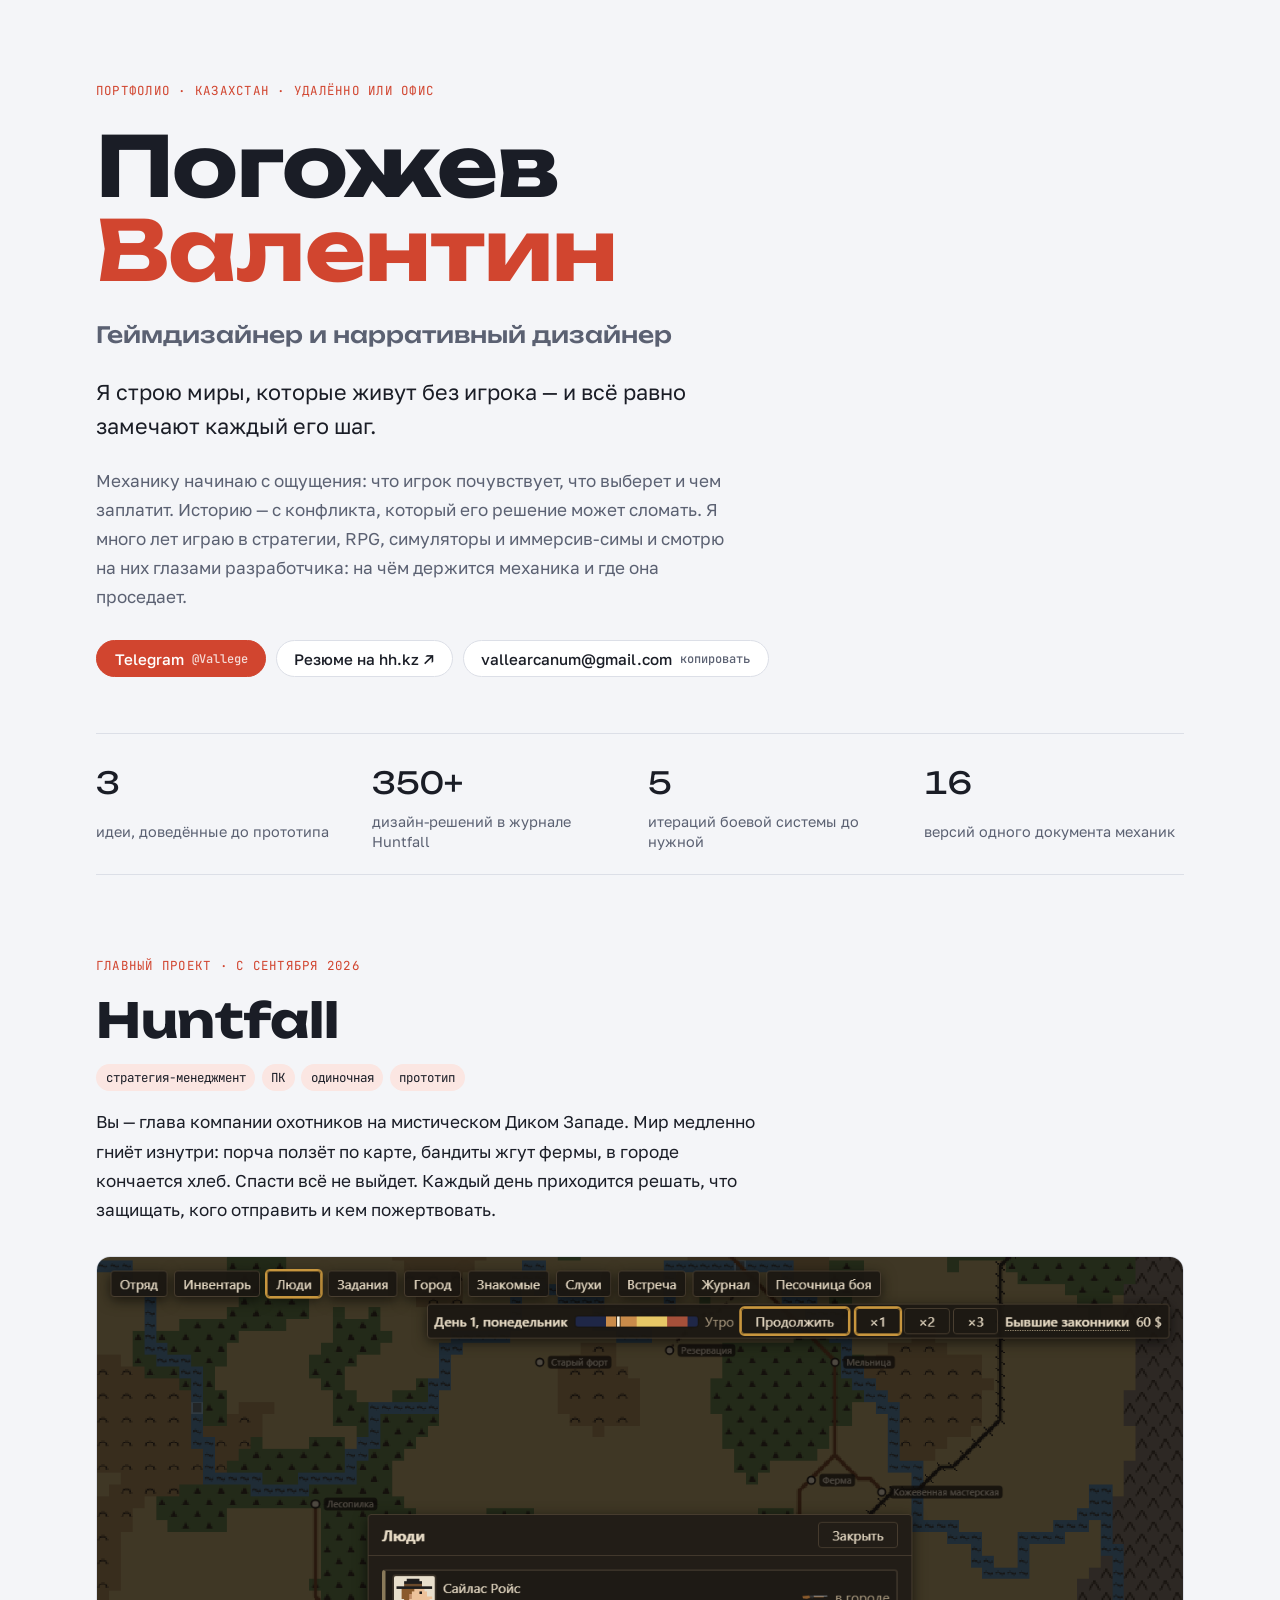
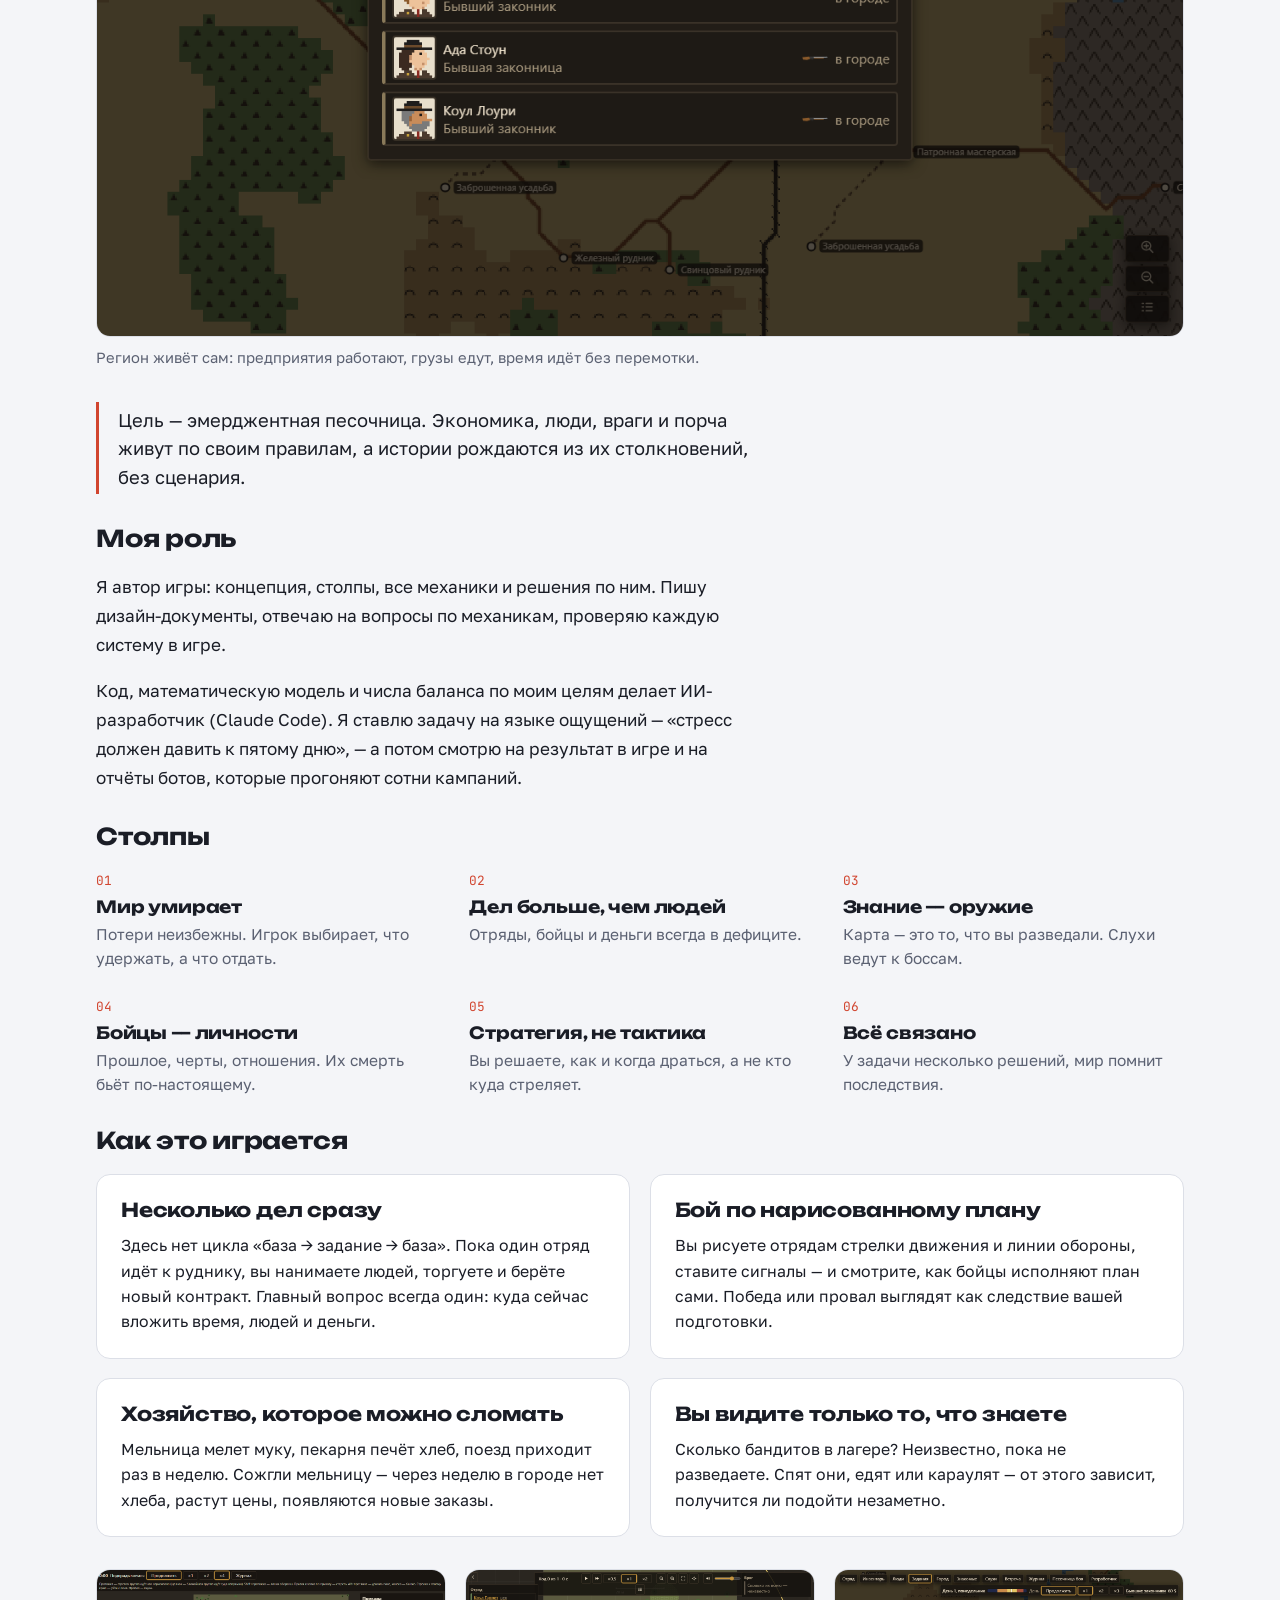
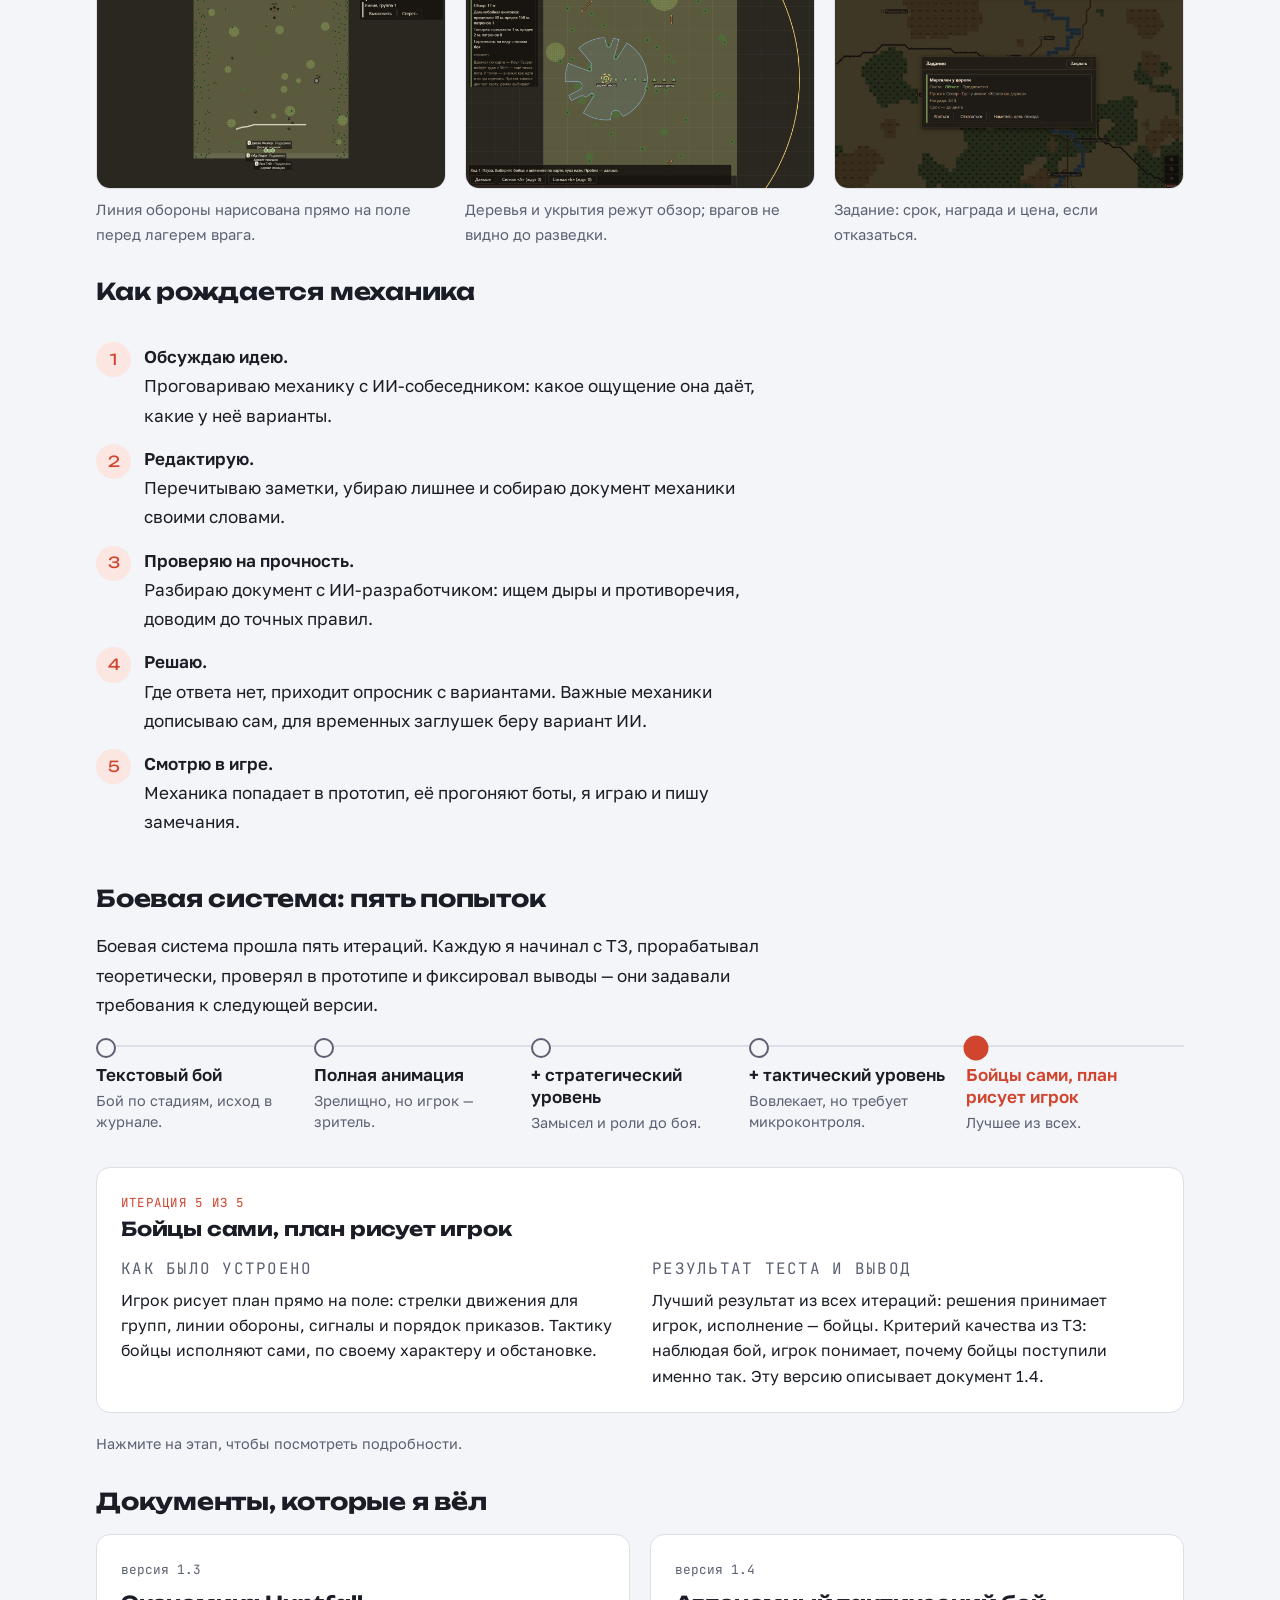
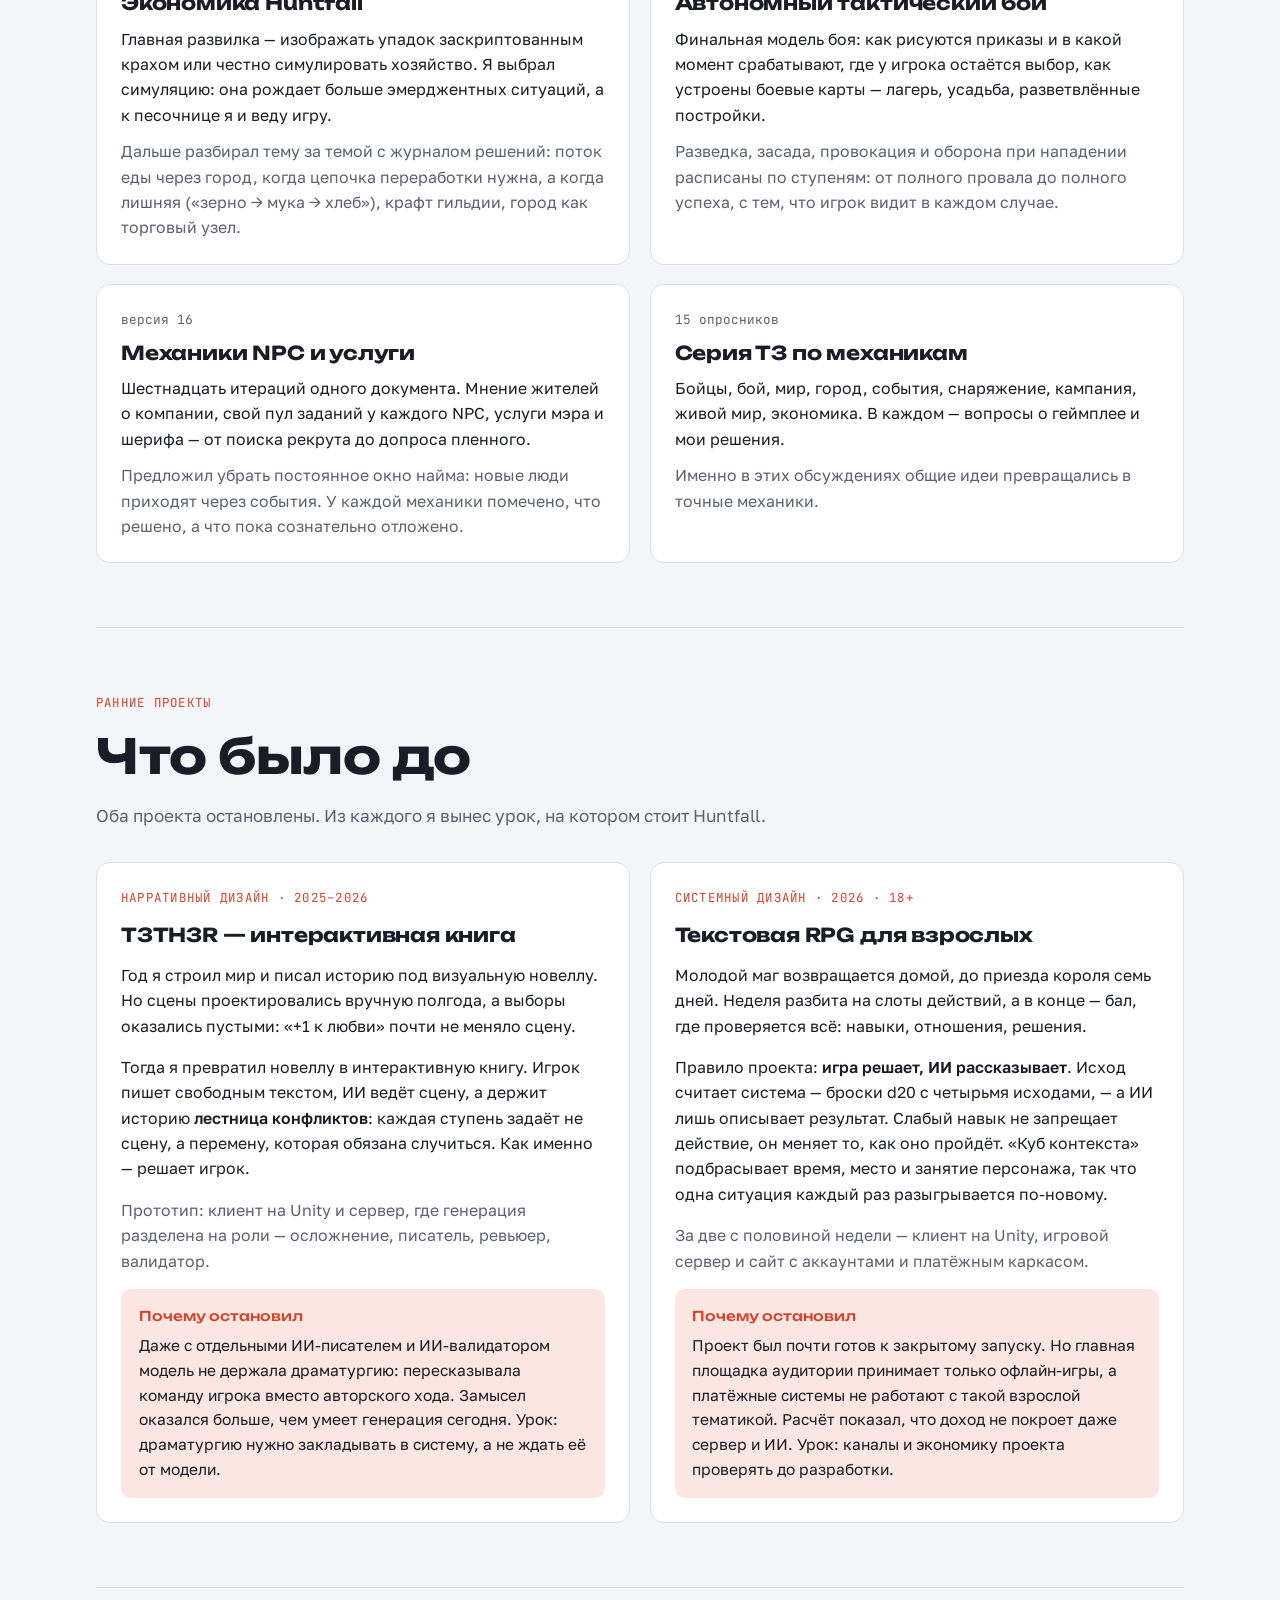
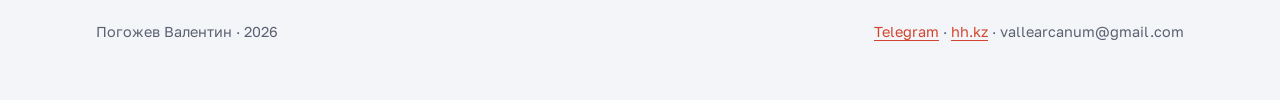
<file: index.html>
<!doctype html>
<html lang="ru">
<meta charset="utf-8">
<meta name="viewport" content="width=device-width, initial-scale=1, viewport-fit=cover">
<title>Погожев Валентин — геймдизайнер</title>
<meta name="claude:viewport-fit-sides" content="cover">
<link rel="preconnect" href="https://fonts.googleapis.com">
<link rel="preconnect" href="https://fonts.gstatic.com" crossorigin>
<link rel="stylesheet" href="https://fonts.googleapis.com/css2?family=Unbounded:wght@500;700&family=Golos+Text:wght@400;500;600&family=JetBrains+Mono:wght@400;500&display=swap">
<style>
/* Layout: wide hero, then sections on a 12-col feel; cards only for systems, docs and side projects */
:root {
  --bg: #f4f5f8;
  --surface: #ffffff;
  --fg: #1a1d26;
  --muted: #5b6172;
  --line: #dcdfe7;
  --accent: #d1452f;
  --accent-soft: #fbe6e2;
  --display: "Unbounded", "Segoe UI", system-ui, sans-serif;
  --body: "Golos Text", "Segoe UI", system-ui, sans-serif;
  --mono: "JetBrains Mono", Consolas, monospace;
  --col: 42rem;
  --radius: 14px;
}
@media (prefers-color-scheme: dark) {
  :root:not([data-theme="light"]) {
    --bg: #111319; --surface: #1a1d26; --fg: #eceef3; --muted: #9aa0b1; --line: #2a2e3a; --accent: #ff7a5c; --accent-soft: #3a211d;
    color-scheme: dark;
  }
}
:root[data-theme="dark"] {
  --bg: #111319; --surface: #1a1d26; --fg: #eceef3; --muted: #9aa0b1; --line: #2a2e3a; --accent: #ff7a5c; --accent-soft: #3a211d;
  color-scheme: dark;
}

* { box-sizing: border-box; }
body {
  background: var(--bg); color: var(--fg);
  font: 1.07rem/1.7 var(--body);
  padding-left: max(16px, env(safe-area-inset-left, 0px));
  padding-right: max(16px, env(safe-area-inset-right, 0px));
}
a { color: var(--accent); text-underline-offset: 3px; }
a:focus-visible, button:focus-visible, img:focus-visible { outline: 2px solid var(--accent); outline-offset: 3px; }
h1, h2, h3 { font-family: var(--display); font-weight: 700; line-height: 1.15; text-wrap: balance; margin: 0; letter-spacing: -0.01em; }
p { margin: 0; }
ul { margin: 0; padding-left: 1.2em; display: grid; gap: 0.5em; }
b, strong { font-weight: 600; }

.page { max-width: 68rem; margin: 0 auto; }
.eyebrow { font-family: var(--mono); font-size: 0.78rem; letter-spacing: 0.1em; text-transform: uppercase; color: var(--accent); }
.prose { max-width: var(--col); display: grid; gap: 1rem; }
.muted { color: var(--muted); }

/* Hero */
.hero { padding-block: 4.5rem 3.5rem; display: grid; gap: 1.4rem; }
.hero h1 { font-size: clamp(2.6rem, 8vw, 5.2rem); line-height: 1.02; }
.hero h1 span { color: var(--accent); }
.hero .role { font-family: var(--display); font-weight: 500; font-size: clamp(1.05rem, 2.4vw, 1.4rem); color: var(--muted); }
.hero .lead { font-size: clamp(1.15rem, 2.2vw, 1.35rem); line-height: 1.55; max-width: 40rem; }
.hero .sub { max-width: 40rem; color: var(--muted); }
.contacts { display: flex; flex-wrap: wrap; gap: 0.6rem; padding-top: 0.4rem; }
.btn { display: inline-flex; align-items: center; gap: 0.5rem; font: 500 0.95rem var(--body); text-decoration: none;
  color: var(--fg); background: var(--surface); border: 1px solid var(--line); border-radius: 999px; padding: 0.55rem 1.1rem; cursor: pointer; }
.btn:hover { border-color: var(--accent); color: var(--accent); }
.btn.primary { background: var(--accent); border-color: var(--accent); color: #fff; }
.btn.primary:hover { filter: brightness(1.08); color: #fff; }
.btn .hint { font-family: var(--mono); font-size: 0.75rem; color: var(--muted); }
.btn.primary .hint { color: rgba(255,255,255,0.8); }

.facts { display: grid; grid-template-columns: repeat(4, minmax(0, 1fr)); gap: 1rem; border-block: 1px solid var(--line); padding-block: 1.4rem; margin-bottom: 1rem; }
.fact { display: grid; gap: 0.2rem; }
.fact .n { font-family: var(--display); font-size: 1.9rem; font-variant-numeric: tabular-nums; }
.fact .l { font-size: 0.9rem; color: var(--muted); line-height: 1.4; }

/* Sections */
.section { padding-block: 4rem; display: grid; gap: 2rem; }
.section + .section { border-top: 1px solid var(--line); }
h2 { font-size: clamp(2rem, 5vw, 3rem); }
h3 { font-size: 1.2rem; }
.block { display: grid; gap: 1.2rem; }
.block > h3 { font-size: 1.45rem; }

.tags { display: flex; flex-wrap: wrap; gap: 0.4rem; }
.tag { font-family: var(--mono); font-size: 0.78rem; padding: 0.2rem 0.6rem; border-radius: 999px; background: var(--accent-soft); color: var(--fg); }

figure { margin: 0; display: grid; gap: 0.55rem; }
figure img { width: 100%; max-width: 100%; height: auto; display: block; border-radius: var(--radius); border: 1px solid var(--line); cursor: zoom-in; transition: transform 0.2s ease; }
figure img:hover { transform: translateY(-2px); }
figcaption { font-size: 0.92rem; color: var(--muted); }
.shots { display: grid; grid-template-columns: repeat(3, minmax(0, 1fr)); gap: 1.2rem; }

.callout { border-left: 3px solid var(--accent); padding: 0.2rem 0 0.2rem 1.2rem; font-size: 1.15rem; line-height: 1.55; max-width: var(--col); }

.pillars { display: grid; grid-template-columns: repeat(3, minmax(0, 1fr)); gap: 1.6rem 2rem; }
.pillar { display: grid; gap: 0.35rem; align-content: start; }
.pillar .k { font-family: var(--mono); font-size: 0.8rem; color: var(--accent); }
.pillar h3 { font-size: 1.05rem; }
.pillar p { color: var(--muted); font-size: 0.97rem; line-height: 1.55; }

.cards { display: grid; grid-template-columns: repeat(2, minmax(0, 1fr)); gap: 1.2rem; }
.card { background: var(--surface); border: 1px solid var(--line); border-radius: var(--radius); padding: 1.5rem; display: grid; gap: 0.7rem; align-content: start; min-width: 0; }
.card p { font-size: 0.99rem; line-height: 1.6; }

/* Combat iterations: a real sequence */
.timeline { display: grid; grid-template-columns: repeat(5, minmax(0, 1fr)); gap: 0; }
.step { position: relative; padding: 1.6rem 1rem 0.9rem 0; display: grid; gap: 0.3rem; align-content: start; text-align: left;
  font: inherit; color: var(--fg); background: none; border: 0; border-radius: 8px; cursor: pointer; }
.step::before { content: ""; position: absolute; top: 0.45rem; left: 0; right: 0; height: 2px; background: var(--line); }
.step::after { content: ""; position: absolute; top: 0; left: 0; width: 1rem; height: 1rem; border-radius: 50%; background: var(--bg); border: 2px solid var(--muted); transition: transform 0.15s ease; }
.step.final::after { border-color: var(--accent); }
.step[aria-selected="true"]::after { background: var(--accent); border-color: var(--accent); transform: scale(1.25); }
.step .t { font-weight: 600; line-height: 1.3; }
.step .d { font-size: 0.9rem; color: var(--muted); line-height: 1.45; }
.step:hover .t, .step[aria-selected="true"] .t { color: var(--accent); }
.it-panel { gap: 1rem; }
.it-head { display: grid; gap: 0.3rem; }
.it-cols { display: grid; grid-template-columns: repeat(2, minmax(0, 1fr)); gap: 1.5rem; }
.it-cols p { font-size: 0.99rem; line-height: 1.6; }
.it-label { font-family: var(--mono); font-size: 0.75rem; letter-spacing: 0.08em; text-transform: uppercase; color: var(--muted); margin-bottom: 0.3rem; }
.it-tip { font-size: 0.9rem; }

.steps { list-style: none; padding: 0; display: grid; gap: 0.9rem; counter-reset: s; max-width: var(--col); }
.steps li { counter-increment: s; display: grid; grid-template-columns: 2.2rem minmax(0, 1fr); gap: 0.8rem; align-items: start; }
.steps li::before { content: counter(s); font-family: var(--display); font-size: 0.95rem; display: grid; place-items: center; width: 2.2rem; height: 2.2rem; border-radius: 50%; background: var(--accent-soft); color: var(--accent); }
.steps b { display: block; }

.doc .ver { font-family: var(--mono); font-size: 0.8rem; color: var(--muted); }

.projects { display: grid; grid-template-columns: repeat(2, minmax(0, 1fr)); gap: 1.2rem; }
.project { gap: 1rem; }
.project .why { background: var(--accent-soft); border-radius: 10px; padding: 1rem 1.1rem; display: grid; gap: 0.4rem; font-size: 0.97rem; line-height: 1.6; }
.project .why b { font-family: var(--display); font-size: 0.85rem; font-weight: 500; color: var(--accent); }

.footer { padding-block: 2rem 3rem; border-top: 1px solid var(--line); display: flex; flex-wrap: wrap; justify-content: space-between; gap: 1rem; color: var(--muted); font-size: 0.9rem; }

/* Lightbox */
.lightbox { position: fixed; inset: 0; z-index: 10; background: rgba(8, 9, 12, 0.92); display: grid; place-items: center; cursor: zoom-out;
  padding: calc(16px + env(safe-area-inset-top, 0px)) max(16px, env(safe-area-inset-right, 0px)) calc(16px + env(safe-area-inset-bottom, 0px)) max(16px, env(safe-area-inset-left, 0px)); }
.lightbox[hidden] { display: none; }
.lightbox img { max-width: 100%; max-height: 100%; width: auto; height: auto; border-radius: 8px; }
.lightbox .close { position: absolute; top: calc(12px + env(safe-area-inset-top, 0px)); right: calc(12px + env(safe-area-inset-right, 0px));
  font: 500 0.95rem var(--body); color: #eceef3; background: rgba(0, 0, 0, 0.55); border: 1px solid #5b6172; border-radius: 999px; padding: 0.4rem 1rem; cursor: pointer; }

@media (prefers-reduced-motion: reduce) { figure img { transition: none; } figure img:hover { transform: none; } }

@media (max-width: 860px) {
  .pillars { grid-template-columns: repeat(2, minmax(0, 1fr)); }
  .timeline { grid-template-columns: minmax(0, 1fr); gap: 0; }
  .step { padding: 0 0 1.2rem 2rem; }
  .step::before { top: 0.5rem; bottom: 0; left: 0.45rem; right: auto; width: 2px; height: auto; }
  .step:last-child::before { display: none; }
  .it-cols { grid-template-columns: minmax(0, 1fr); gap: 1rem; }
}
@media (max-width: 680px) {
  .facts { grid-template-columns: repeat(2, minmax(0, 1fr)); }
  .shots, .cards, .projects, .pillars { grid-template-columns: minmax(0, 1fr); }
  .hero { padding-block: 3rem 2.5rem; }
  .section { padding-block: 3rem; }
}
</style>

<div class="page">

<header class="hero">
  <p class="eyebrow">Портфолио · Казахстан · удалённо или офис</p>
  <h1>Погожев<br><span>Валентин</span></h1>
  <p class="role">Геймдизайнер и нарративный дизайнер</p>
  <p class="lead">Я строю миры, которые живут без игрока — и всё равно замечают каждый его шаг.</p>
  <p class="sub">Механику начинаю с ощущения: что игрок почувствует, что выберет и чем заплатит.
    Историю — с конфликта, который его решение может сломать. Я много лет играю в стратегии, RPG,
    симуляторы и иммерсив-симы и смотрю на них глазами разработчика: на чём держится механика
    и где она проседает.</p>
  <div class="contacts">
    <a class="btn primary" href="https://t.me/Vallege" target="_blank" rel="noopener">Telegram <span class="hint">@Vallege</span></a>
    <a class="btn" href="https://almaty.hh.kz/resume/c38f7623ff114162170039ed1f6730306c6b77" target="_blank" rel="noopener">Резюме на hh.kz ↗</a>
    <button class="btn" id="copy-mail" type="button"><span id="mail">vallearcanum@gmail.com</span><span class="hint" id="copy-hint">копировать</span></button>
  </div>
</header>

<div class="facts" aria-label="Коротко в цифрах">
  <div class="fact"><span class="n">3</span><span class="l">идеи, доведённые до прототипа</span></div>
  <div class="fact"><span class="n">350+</span><span class="l">дизайн-решений в журнале Huntfall</span></div>
  <div class="fact"><span class="n">5</span><span class="l">итераций боевой системы до нужной</span></div>
  <div class="fact"><span class="n">16</span><span class="l">версий одного документа механик</span></div>
</div>

<main>

<section class="section" id="huntfall">
  <div class="prose">
    <p class="eyebrow">Главный проект · с сентября 2026</p>
    <h2>Huntfall</h2>
    <div class="tags"><span class="tag">стратегия-менеджмент</span><span class="tag">ПК</span><span class="tag">одиночная</span><span class="tag">прототип</span></div>
    <p>Вы — глава компании охотников на мистическом Диком Западе. Мир медленно гниёт изнутри:
      порча ползёт по карте, бандиты жгут фермы, в городе кончается хлеб. Спасти всё не выйдет.
      Каждый день приходится решать, что защищать, кого отправить и кем пожертвовать.</p>
  </div>

  <figure>
    <img src="img/map-people.png" alt="Карта региона: город, рудники, железная дорога, реки; окно бойцов компании" loading="lazy" width="1280" height="800">
    <figcaption>Регион живёт сам: предприятия работают, грузы едут, время идёт без перемотки.</figcaption>
  </figure>

  <p class="callout">Цель — эмерджентная песочница. Экономика, люди, враги и порча живут по своим
    правилам, а истории рождаются из их столкновений, без сценария.</p>

  <div class="block">
    <h3>Моя роль</h3>
    <div class="prose">
      <p>Я автор игры: концепция, столпы, все механики и решения по ним. Пишу дизайн-документы,
        отвечаю на вопросы по механикам, проверяю каждую систему в игре.</p>
      <p>Код, математическую модель и числа баланса по моим целям делает ИИ-разработчик
        (Claude Code). Я ставлю задачу на языке ощущений — «стресс должен давить к пятому дню», —
        а потом смотрю на результат в игре и на отчёты ботов, которые прогоняют сотни кампаний.</p>
    </div>
  </div>

  <div class="block">
    <h3>Столпы</h3>
    <div class="pillars">
      <div class="pillar"><span class="k">01</span><h3>Мир умирает</h3><p>Потери неизбежны. Игрок выбирает, что удержать, а что отдать.</p></div>
      <div class="pillar"><span class="k">02</span><h3>Дел больше, чем людей</h3><p>Отряды, бойцы и деньги всегда в дефиците.</p></div>
      <div class="pillar"><span class="k">03</span><h3>Знание — оружие</h3><p>Карта — это то, что вы разведали. Слухи ведут к боссам.</p></div>
      <div class="pillar"><span class="k">04</span><h3>Бойцы — личности</h3><p>Прошлое, черты, отношения. Их смерть бьёт по-настоящему.</p></div>
      <div class="pillar"><span class="k">05</span><h3>Стратегия, не тактика</h3><p>Вы решаете, как и когда драться, а не кто куда стреляет.</p></div>
      <div class="pillar"><span class="k">06</span><h3>Всё связано</h3><p>У задачи несколько решений, мир помнит последствия.</p></div>
    </div>
  </div>

  <div class="block">
    <h3>Как это играется</h3>
    <div class="cards">
      <article class="card">
        <h3>Несколько дел сразу</h3>
        <p>Здесь нет цикла «база → задание → база». Пока один отряд идёт к руднику, вы нанимаете
          людей, торгуете и берёте новый контракт. Главный вопрос всегда один: куда сейчас
          вложить время, людей и деньги.</p>
      </article>
      <article class="card">
        <h3>Бой по нарисованному плану</h3>
        <p>Вы рисуете отрядам стрелки движения и линии обороны, ставите сигналы — и смотрите, как
          бойцы исполняют план сами. Победа или провал выглядят как следствие вашей подготовки.</p>
      </article>
      <article class="card">
        <h3>Хозяйство, которое можно сломать</h3>
        <p>Мельница мелет муку, пекарня печёт хлеб, поезд приходит раз в неделю. Сожгли мельницу —
          через неделю в городе нет хлеба, растут цены, появляются новые заказы.</p>
      </article>
      <article class="card">
        <h3>Вы видите только то, что знаете</h3>
        <p>Сколько бандитов в лагере? Неизвестно, пока не разведаете. Спят они, едят или караулят —
          от этого зависит, получится ли подойти незаметно.</p>
      </article>
    </div>
  </div>

  <div class="shots">
    <figure>
      <img src="img/battle-orders.png" alt="Бой: нарисованная линия обороны и группа бойцов" loading="lazy" width="1280" height="800">
      <figcaption>Линия обороны нарисована прямо на поле перед лагерем врага.</figcaption>
    </figure>
    <figure>
      <img src="img/battle-vision.png" alt="Бой: обзор бойца с учётом укрытий и карточка бойца" loading="lazy" width="1280" height="800">
      <figcaption>Деревья и укрытия режут обзор; врагов не видно до разведки.</figcaption>
    </figure>
    <figure>
      <img src="img/job.png" alt="Окно задания: охота на мертвяков у дороги, награда и срок" loading="lazy" width="1280" height="800">
      <figcaption>Задание: срок, награда и цена, если отказаться.</figcaption>
    </figure>
  </div>

  <div class="block">
    <h3>Как рождается механика</h3>
    <ol class="steps">
      <li><div><b>Обсуждаю идею.</b> Проговариваю механику с ИИ-собеседником: какое ощущение она даёт, какие у неё варианты.</div></li>
      <li><div><b>Редактирую.</b> Перечитываю заметки, убираю лишнее и собираю документ механики своими словами.</div></li>
      <li><div><b>Проверяю на прочность.</b> Разбираю документ с ИИ-разработчиком: ищем дыры и противоречия, доводим до точных правил.</div></li>
      <li><div><b>Решаю.</b> Где ответа нет, приходит опросник с вариантами. Важные механики дописываю сам, для временных заглушек беру вариант ИИ.</div></li>
      <li><div><b>Смотрю в игре.</b> Механика попадает в прототип, её прогоняют боты, я играю и пишу замечания.</div></li>
    </ol>
  </div>

  <div class="block">
    <h3>Боевая система: пять попыток</h3>
    <p class="prose">Боевая система прошла пять итераций. Каждую я начинал с ТЗ, прорабатывал
      теоретически, проверял в прототипе и фиксировал выводы — они задавали требования
      к следующей версии.</p>
    <div class="timeline" role="tablist" aria-label="Итерации боевой системы">
      <button class="step" role="tab" id="it-1" aria-controls="it-panel" aria-selected="false" type="button"><span class="t">Текстовый бой</span><span class="d">Бой по стадиям, исход в журнале.</span></button>
      <button class="step" role="tab" id="it-2" aria-controls="it-panel" aria-selected="false" type="button"><span class="t">Полная анимация</span><span class="d">Зрелищно, но игрок — зритель.</span></button>
      <button class="step" role="tab" id="it-3" aria-controls="it-panel" aria-selected="false" type="button"><span class="t">+ стратегический уровень</span><span class="d">Замысел и роли до боя.</span></button>
      <button class="step" role="tab" id="it-4" aria-controls="it-panel" aria-selected="false" type="button"><span class="t">+ тактический уровень</span><span class="d">Вовлекает, но требует микроконтроля.</span></button>
      <button class="step final" role="tab" id="it-5" aria-controls="it-panel" aria-selected="true" type="button"><span class="t">Бойцы сами, план рисует игрок</span><span class="d">Лучшее из всех.</span></button>
    </div>
    <div class="it-panel card" id="it-panel" role="tabpanel" aria-live="polite">
      <div class="it-head"><span class="eyebrow" id="it-num"></span><h3 id="it-title"></h3></div>
      <div class="it-cols">
        <div><p class="it-label">Как было устроено</p><p id="it-how"></p></div>
        <div><p class="it-label">Результат теста и вывод</p><p id="it-result"></p></div>
      </div>
    </div>
    <p class="muted it-tip">Нажмите на этап, чтобы посмотреть подробности.</p>
  </div>

  <div class="block">
    <h3>Документы, которые я вёл</h3>
    <div class="cards">
      <article class="card doc">
        <span class="ver">версия 1.3</span>
        <h3>Экономика Huntfall</h3>
        <p>Главная развилка — изображать упадок заскриптованным крахом или честно симулировать
          хозяйство. Я выбрал симуляцию: она рождает больше эмерджентных ситуаций, а к песочнице
          я и веду игру.</p>
        <p class="muted">Дальше разбирал тему за темой с журналом решений: поток еды через город,
          когда цепочка переработки нужна, а когда лишняя («зерно → мука → хлеб»), крафт гильдии,
          город как торговый узел.</p>
      </article>
      <article class="card doc">
        <span class="ver">версия 1.4</span>
        <h3>Автономный тактический бой</h3>
        <p>Финальная модель боя: как рисуются приказы и в какой момент срабатывают, где у игрока
          остаётся выбор, как устроены боевые карты — лагерь, усадьба, разветвлённые постройки.</p>
        <p class="muted">Разведка, засада, провокация и оборона при нападении расписаны по ступеням:
          от полного провала до полного успеха, с тем, что игрок видит в каждом случае.</p>
      </article>
      <article class="card doc">
        <span class="ver">версия 16</span>
        <h3>Механики NPC и услуги</h3>
        <p>Шестнадцать итераций одного документа. Мнение жителей о компании, свой пул заданий
          у каждого NPC, услуги мэра и шерифа — от поиска рекрута до допроса пленного.</p>
        <p class="muted">Предложил убрать постоянное окно найма: новые люди приходят через события.
          У каждой механики помечено, что решено, а что пока сознательно отложено.</p>
      </article>
      <article class="card doc">
        <span class="ver">15 опросников</span>
        <h3>Серия ТЗ по механикам</h3>
        <p>Бойцы, бой, мир, город, события, снаряжение, кампания, живой мир, экономика. В каждом —
          вопросы о геймплее и мои решения.</p>
        <p class="muted">Именно в этих обсуждениях общие идеи превращались в точные механики.</p>
      </article>
    </div>
  </div>
</section>

<section class="section" id="other">
  <div class="prose">
    <p class="eyebrow">Ранние проекты</p>
    <h2>Что было до</h2>
    <p class="muted">Оба проекта остановлены. Из каждого я вынес урок, на котором стоит Huntfall.</p>
  </div>

  <div class="projects">
    <article class="card project">
      <span class="ver eyebrow">нарративный дизайн · 2025–2026</span>
      <h3>T3TH3R — интерактивная книга</h3>
      <p>Год я строил мир и писал историю под визуальную новеллу. Но сцены проектировались вручную
        полгода, а выборы оказались пустыми: «+1 к любви» почти не меняло сцену.</p>
      <p>Тогда я превратил новеллу в интерактивную книгу. Игрок пишет свободным текстом, ИИ ведёт
        сцену, а держит историю <b>лестница конфликтов</b>: каждая ступень задаёт не сцену, а
        перемену, которая обязана случиться. Как именно — решает игрок.</p>
      <p class="muted">Прототип: клиент на Unity и сервер, где генерация разделена на роли —
        осложнение, писатель, ревьюер, валидатор.</p>
      <div class="why"><b>Почему остановил</b>Даже с отдельными ИИ-писателем и ИИ-валидатором модель
        не держала драматургию: пересказывала команду игрока вместо авторского хода. Замысел
        оказался больше, чем умеет генерация сегодня. Урок: драматургию нужно закладывать
        в систему, а не ждать её от модели.</div>
    </article>

    <article class="card project">
      <span class="ver eyebrow">системный дизайн · 2026 · 18+</span>
      <h3>Текстовая RPG для взрослых</h3>
      <p>Молодой маг возвращается домой, до приезда короля семь дней. Неделя разбита на слоты
        действий, а в конце — бал, где проверяется всё: навыки, отношения, решения.</p>
      <p>Правило проекта: <b>игра решает, ИИ рассказывает</b>. Исход считает система — броски d20
        с четырьмя исходами, — а ИИ лишь описывает результат. Слабый навык не запрещает действие,
        он меняет то, как оно пройдёт. «Куб контекста» подбрасывает время, место и занятие
        персонажа, так что одна ситуация каждый раз разыгрывается по-новому.</p>
      <p class="muted">За две с половиной недели — клиент на Unity, игровой сервер и сайт
        с аккаунтами и платёжным каркасом.</p>
      <div class="why"><b>Почему остановил</b>Проект был почти готов к закрытому запуску. Но главная
        площадка аудитории принимает только офлайн-игры, а платёжные системы не работают с такой
        взрослой тематикой. Расчёт показал, что доход не покроет даже сервер и ИИ. Урок: каналы
        и экономику проекта проверять до разработки.</div>
    </article>
  </div>
</section>

</main>

<footer class="footer">
  <span>Погожев Валентин · 2026</span>
  <span><a href="https://t.me/Vallege" target="_blank" rel="noopener">Telegram</a> · <a href="https://almaty.hh.kz/resume/c38f7623ff114162170039ed1f6730306c6b77" target="_blank" rel="noopener">hh.kz</a> · vallearcanum@gmail.com</span>
</footer>

</div>

<div class="lightbox" id="lightbox" hidden role="dialog" aria-modal="true" aria-label="Скриншот на весь экран">
  <button class="close" id="lightbox-close" type="button">Закрыть ✕</button>
  <img id="lightbox-img" alt="">
</div>

<script>
(function () {
  var box = document.getElementById('lightbox'), big = document.getElementById('lightbox-img');
  function open(img) { big.src = img.src; big.alt = img.alt; box.hidden = false; document.getElementById('lightbox-close').focus(); }
  function close() { box.hidden = true; big.removeAttribute('src'); }
  document.querySelectorAll('figure img').forEach(function (img) {
    img.tabIndex = 0;
    img.addEventListener('click', function () { open(img); });
    img.addEventListener('keydown', function (e) { if (e.key === 'Enter' || e.key === ' ') { e.preventDefault(); open(img); } });
  });
  box.addEventListener('click', close);
  document.addEventListener('keydown', function (e) { if (e.key === 'Escape' && !box.hidden) close(); });
})();
(function () {
  var data = [
    { title: 'Текстовый бой',
      how: 'Бой шёл по стадиям. Перед каждой игрок выбирал, как действует отряд: прикрывать, красться, открыть огонь сразу. Исход считала система, а журнал описывал его связным текстом.',
      result: 'Выбор манеры отряда себя оправдал, и эта идея сохранилась в следующих версиях. Слабое место — отсутствие пространства: игрок не видит поле и не связывает исход со своими решениями. Вывод: бою нужна видимая карта.' },
    { title: 'Полная анимация',
      how: 'Бой стал видимым: поле с укрытиями, травой и валунами, бойцы и враги двигаются, стреляют, слышат шум и прячутся сами. Игрок смотрит на схватку целиком.',
      result: 'Вовлечённость низкая: во время боя у игрока нет решений, он становится зрителем, и бой хочется пропустить. Вывод: зрелищность не заменяет выбор — игроку нужен рычаг влияния на ход боя.' },
    { title: '+ стратегический уровень',
      how: 'До боя игрок задавал замысел, роли бойцов и способ действия, а игра сама останавливала бой в ключевые моменты: контакт, ранение, долгое затишье.',
      result: 'Решения появились, но остались оторваны от поля: игрок выбирает пункт меню, а не место и путь отряда. Бой по-прежнему воспринимается как просмотр с паузами. Вывод: решения должны приниматься на самой карте.' },
    { title: '+ тактический уровень',
      how: 'Пробник в духе Door Kickers: пауза в любой момент, игрок сам ведёт каждого бойца по точкам пути, отдаёт действия значками на карте, подаёт сигналы.',
      result: 'Вовлечённость заметно выросла: игрок принимает решения прямо на поле. Но полная версия скатывается в стратегию в реальном времени с микроконтролем, что противоречит столпу «стратегия, а не тактика». Вывод: оставить решения на карте, но снять с игрока управление каждым бойцом.' },
    { title: 'Бойцы сами, план рисует игрок',
      how: 'Игрок рисует план прямо на поле: стрелки движения для групп, линии обороны, сигналы и порядок приказов. Тактику бойцы исполняют сами, по своему характеру и обстановке.',
      result: 'Лучший результат из всех итераций: решения принимает игрок, исполнение — бойцы. Критерий качества из ТЗ: наблюдая бой, игрок понимает, почему бойцы поступили именно так. Эту версию описывает документ 1.4.' }
  ];
  var tabs = document.querySelectorAll('.timeline .step');
  function show(i) {
    tabs.forEach(function (t, k) { t.setAttribute('aria-selected', k === i ? 'true' : 'false'); t.tabIndex = k === i ? 0 : -1; });
    document.getElementById('it-num').textContent = 'Итерация ' + (i + 1) + ' из ' + data.length;
    document.getElementById('it-title').textContent = data[i].title;
    document.getElementById('it-how').textContent = data[i].how;
    document.getElementById('it-result').textContent = data[i].result;
    document.getElementById('it-panel').setAttribute('aria-labelledby', 'it-' + (i + 1));
  }
  tabs.forEach(function (t, i) {
    t.addEventListener('click', function () { show(i); });
    t.addEventListener('keydown', function (e) {
      var n = e.key === 'ArrowRight' || e.key === 'ArrowDown' ? 1 : e.key === 'ArrowLeft' || e.key === 'ArrowUp' ? -1 : 0;
      if (n) { e.preventDefault(); var j = (i + n + tabs.length) % tabs.length; show(j); tabs[j].focus(); }
    });
  });
  show(tabs.length - 1);
})();
document.getElementById('copy-mail').addEventListener('click', function () {
  var hint = document.getElementById('copy-hint'), mail = document.getElementById('mail');
  function done() { hint.textContent = 'скопировано'; setTimeout(function () { hint.textContent = 'копировать'; }, 1600); }
  function select() { var r = document.createRange(); r.selectNodeContents(mail); var s = getSelection(); s.removeAllRanges(); s.addRange(r); hint.textContent = 'выделено'; }
  try { navigator.clipboard.writeText(mail.textContent).then(done, select); } catch (e) { select(); }
});
</script>
</html>
</file>
